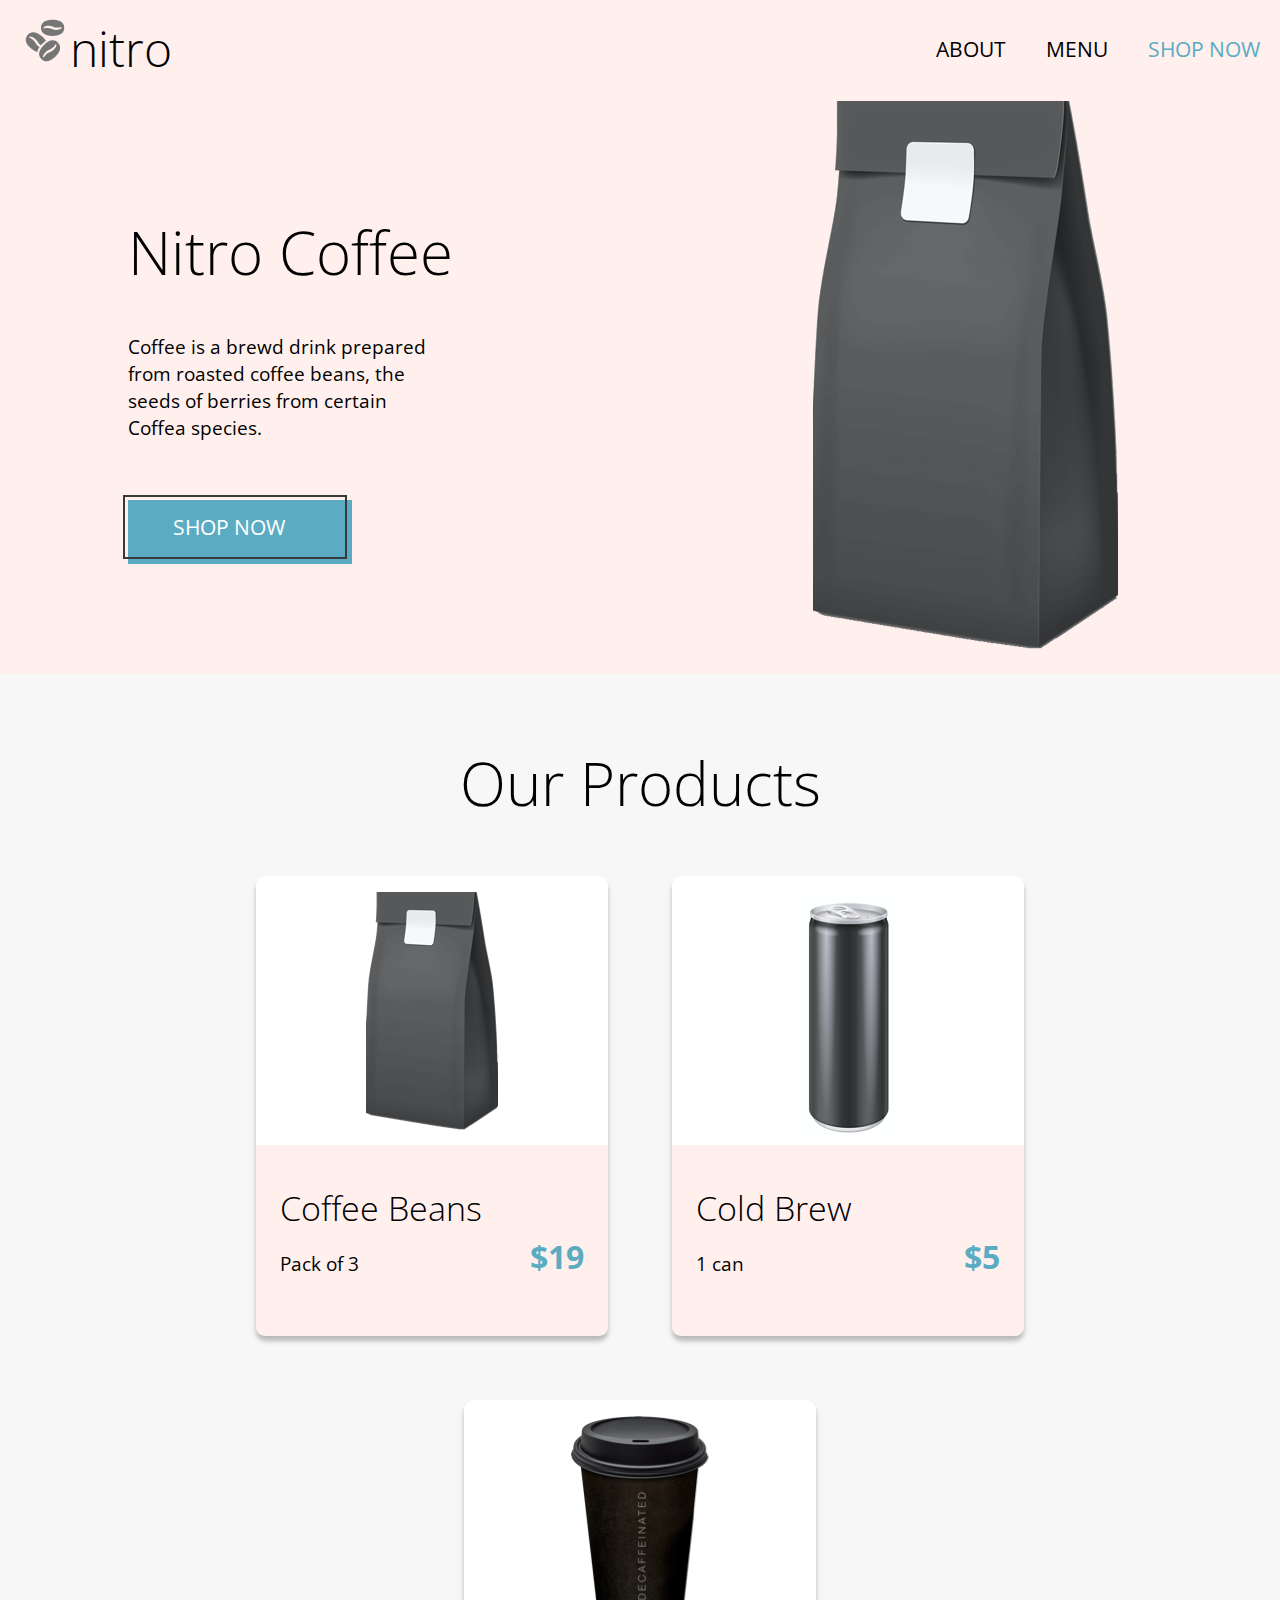
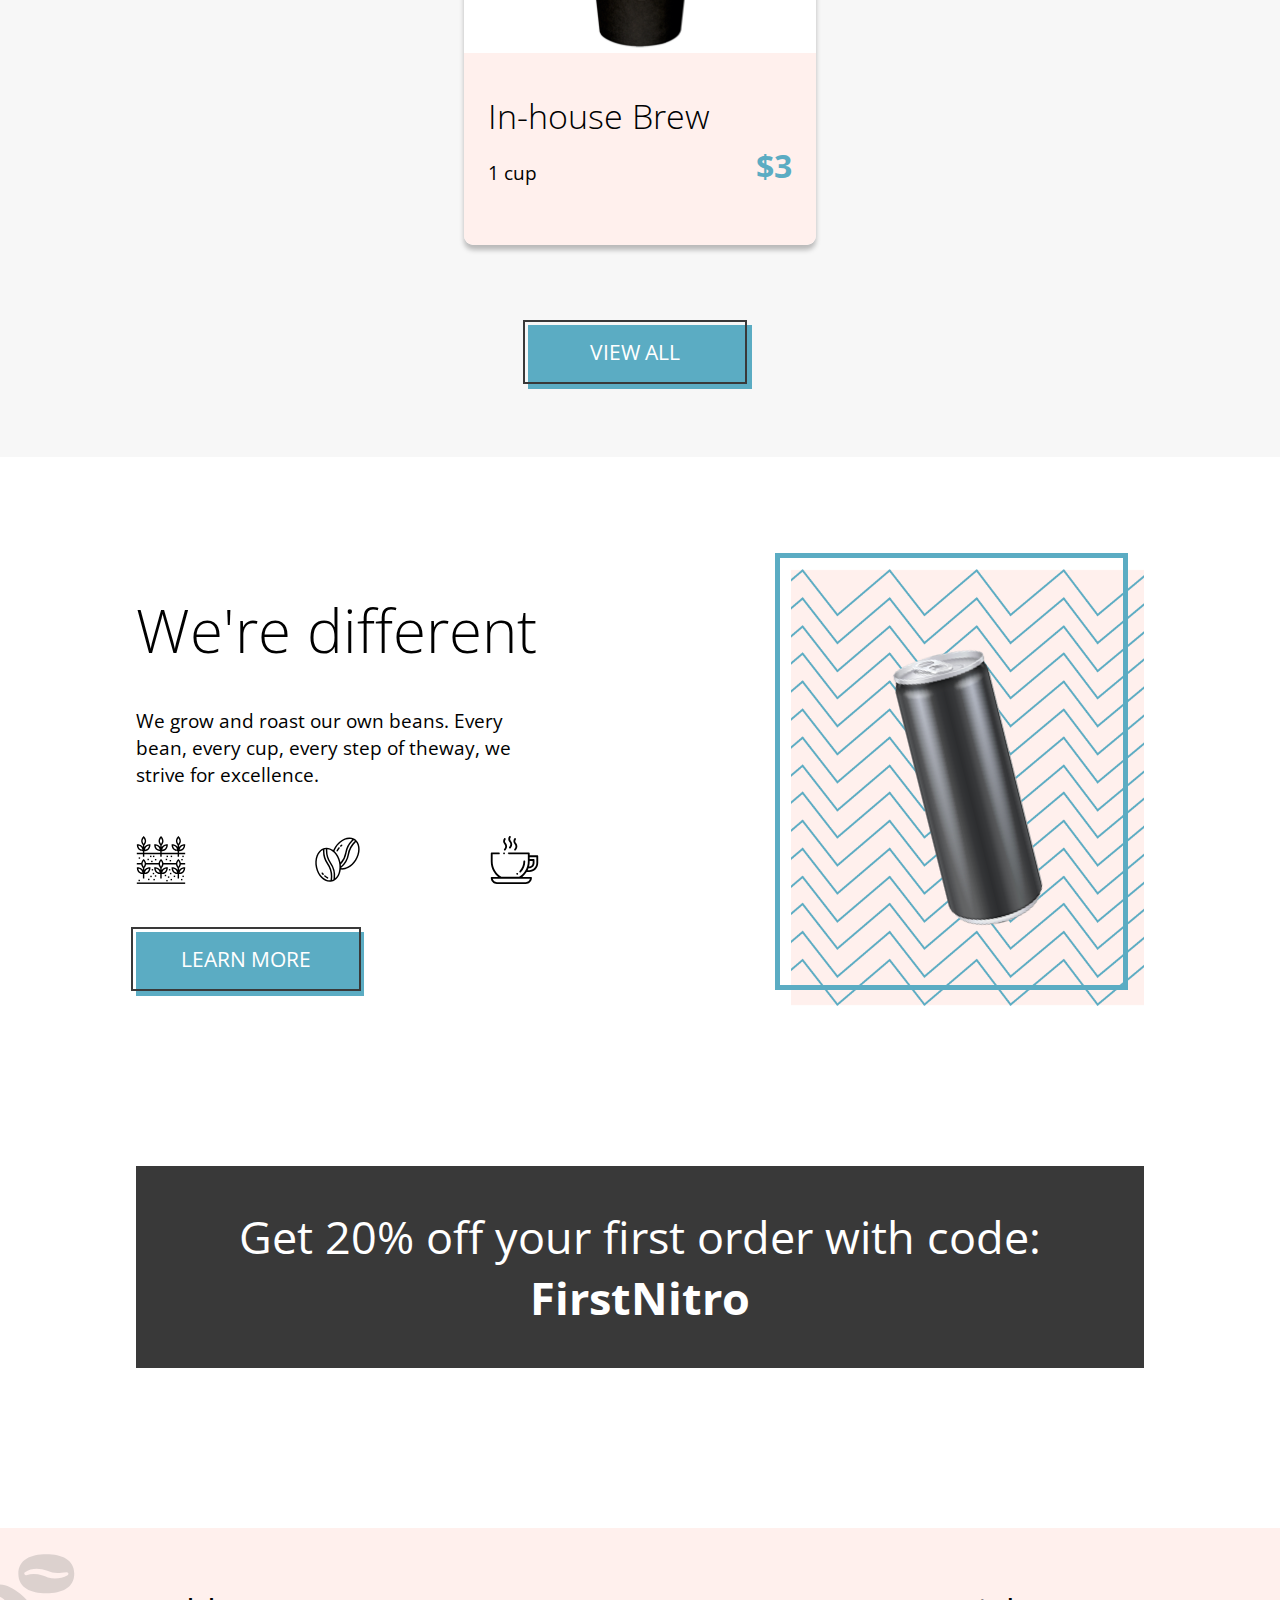
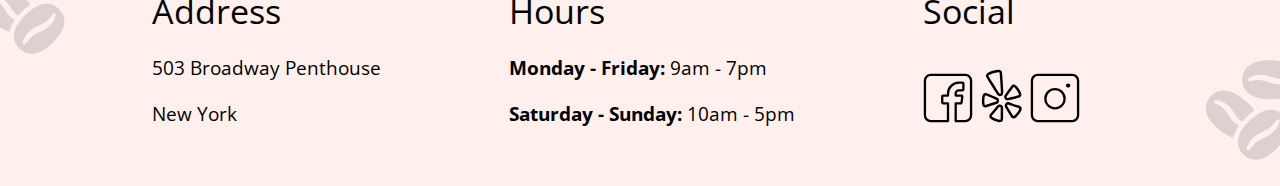
<file: index.html>
<!DOCTYPE html>
<html lang="en">
<head>
    <meta charset="UTF-8">
    <meta name="viewport" content="width=device-width, initial-scale=1.0">
    <link href="https://fonts.googleapis.com/css2?family=Open+Sans:ital,wght@0,300;0,400;0,600;0,700;1,400&display=swap" rel="stylesheet">
    <link rel="stylesheet" type="text/css" href="./scss/landing.css">
    <title>Coffee Shop - Home</title>
</head>
<body>
    <!--naviagation-->
    <header class="site-header">
        <nav class="main-nav">
            <div class="main-nav__logo-brand">
                <a href="./index.html" class="main-nav__link">
                    <img src="./assets/images/coffee-beans-logo-and-footer.svg" alt="coffee bean logo" class="logo">
                    <h2 class="main-nav__brand">nitro</h2>
                </a>
            </div>
            <ul class="main-nav__list">
                <li><a href="./index.html">ABOUT</a></li>
                <li><a href="./pages/menu.html">MENU</a></li>
                <li><a href="./pages/menu.html" class="main-nav__shop-now">SHOP NOW</a></li>
            </ul>
        </nav>
    </header>
    <!--menu options with visuals and pricing-->
    <main>
        <!--hero-->
        <section class="hero">
            <div class="hero__text">
                <h1>Nitro Coffee</h1>
                <p class="hero__coffee-source">Coffee is a brewd drink prepared from roasted coffee beans, the seeds of berries from certain Coffea species.</p>
                <div class="button-container">
                    <a href="./pages/menu.html" class="button-color">
                        <div class="button-text">Shop Now</div>
                    </a>
                </div>
            </div>
            <div class="hero__image">
                <img src="./assets/images/coffeebeans-hero.png" alt="coffee bag">
            </div>
        </section>  
        <!--available products-->
        <section class="main">
            <h2>Our Products</h2>
            <div class="products">
                <div class="products__card">
                    <div class="products__card-image">
                        <img src="./assets/images/coffeebeans.png" alt="coffee beans" >
                    </div>
                    <div class="products__card-name">
                        <div class="products__card-details">
                            <h3>Coffee Beans</h3>
                            <p>Pack of 3</p>
                        </div>
                        <p class="products__card-price">$19</p>
                    </div>
                </div>
                <div class="products__card">
                    <div class="products__card-image">
                        <img src="./assets/images/coldbrew.png" alt="cold brew">
                    </div>
                    <div class="products__card-name">
                        <div class="products__card-details">
                            <h3>Cold Brew</h3>
                            <p>1 can</p>
                        </div>
                        <p class="products__card-price">$5</p>
                    </div> 
                </div>
                <div class="products__card">
                    <div class="products__card-image">
                        <img src="./assets/images/inhousebrew.png" alt="in-house brew">
                    </div>
                    <div class="products__card-name">
                        <div class="products__card-details">
                            <h3>In-house Brew</h3>
                            <p>1 cup</p>
                        </div>
                        <p class="products__card-price">$3</p>
                    </div>
                </div> 
            </div>
            <div class="button-container button-container--view">
                <a href="./pages/menu.html" class="button-color">
                    <div class="button-text">
                        View All
                    </div>
                </a>
            </div>      
        </section>
        <!--discount-->
        <div class="discount">
            <div class="source">
                <div class="source__information">
                    <h2>We're different</h2>
                    <p class="source__description">We grow and roast our own beans. Every bean, every cup, every step of theway, we strive for excellence.</p>
                    <div class="source__images">
                        <img src="./assets/images/planting.svg" alt="plants sketch" class="logo logo--discount">
                        <img src="./assets/images/coffee-beans.svg" alt="coffee beans sketch" class="logo logo--discount">
                        <img src="./assets/images/coffee-cup.svg" alt="coffee cup sketch" class="logo logo--discount">
                    </div>
                    <div class="button-container button-container--learn">
                        <a href="./index.html" class="button-color button-color__learn">
                            <div class="button-text">
                                Learn More
                            </div>
                        </a>
                    </div> 
                </div>
                <div class="discount__image-container">
                    <div class="discount__image">
                        <img src="./assets/images/tiltedcan.png" alt="A tilted can" class="discount__tilted-can">
                        <div class="discount__border"></div>
                    </div>
                </div>
            </div>
            <div class="promo">
                Get 20% off your first order with code: <span class="promo__code">FirstNitro</span>
            </div>  
        </div>
    </main>
    <!--contact information and address-->
    <footer class="footer">
        <img src="./assets/images/coffee-beans-logo-and-footer.svg" alt="coffee bean logo" class="logo logo--one">
        <div class="footer__heading-information">
            <h3 class="footer__heading-size">Address</h3>
            <p>503 Broadway Penthouse</p>
            <p>New York</p>
        </div>
        <div class="footer__heading-information">
            <h3 class="footer__heading-size">Hours</h3>
            <p><span class="footer__days">Monday - Friday:</span> 9am - 7pm</p>
            <p><span class="footer__days">Saturday - Sunday:</span> 10am - 5pm</p> 
        </div>
        <div class="footer__heading-information">
            <h3 class="footer__heading-size footer__social">Social</h3>
            <div class="">
                <a href="https://www.facebook.com/"><img src="./assets/logos/Facebook-Icon.svg" alt="facebook" class="logo"></a>
                <a href="https://www.yelp.com/"><img src="./assets/logos/Yelp-Icon.svg" alt="yelp" class="logo"></a>
                <a href="https://www.instagram.com/"><img src="./assets/logos/Instagram-Icon.svg" alt="instagram" class="logo"></a>
            </div>
        </div>
        <img src="./assets/images/coffee-beans-logo-and-footer.svg" alt="coffee bean logo" class="logo--two">
    </footer>
</body>
</html>
</file>
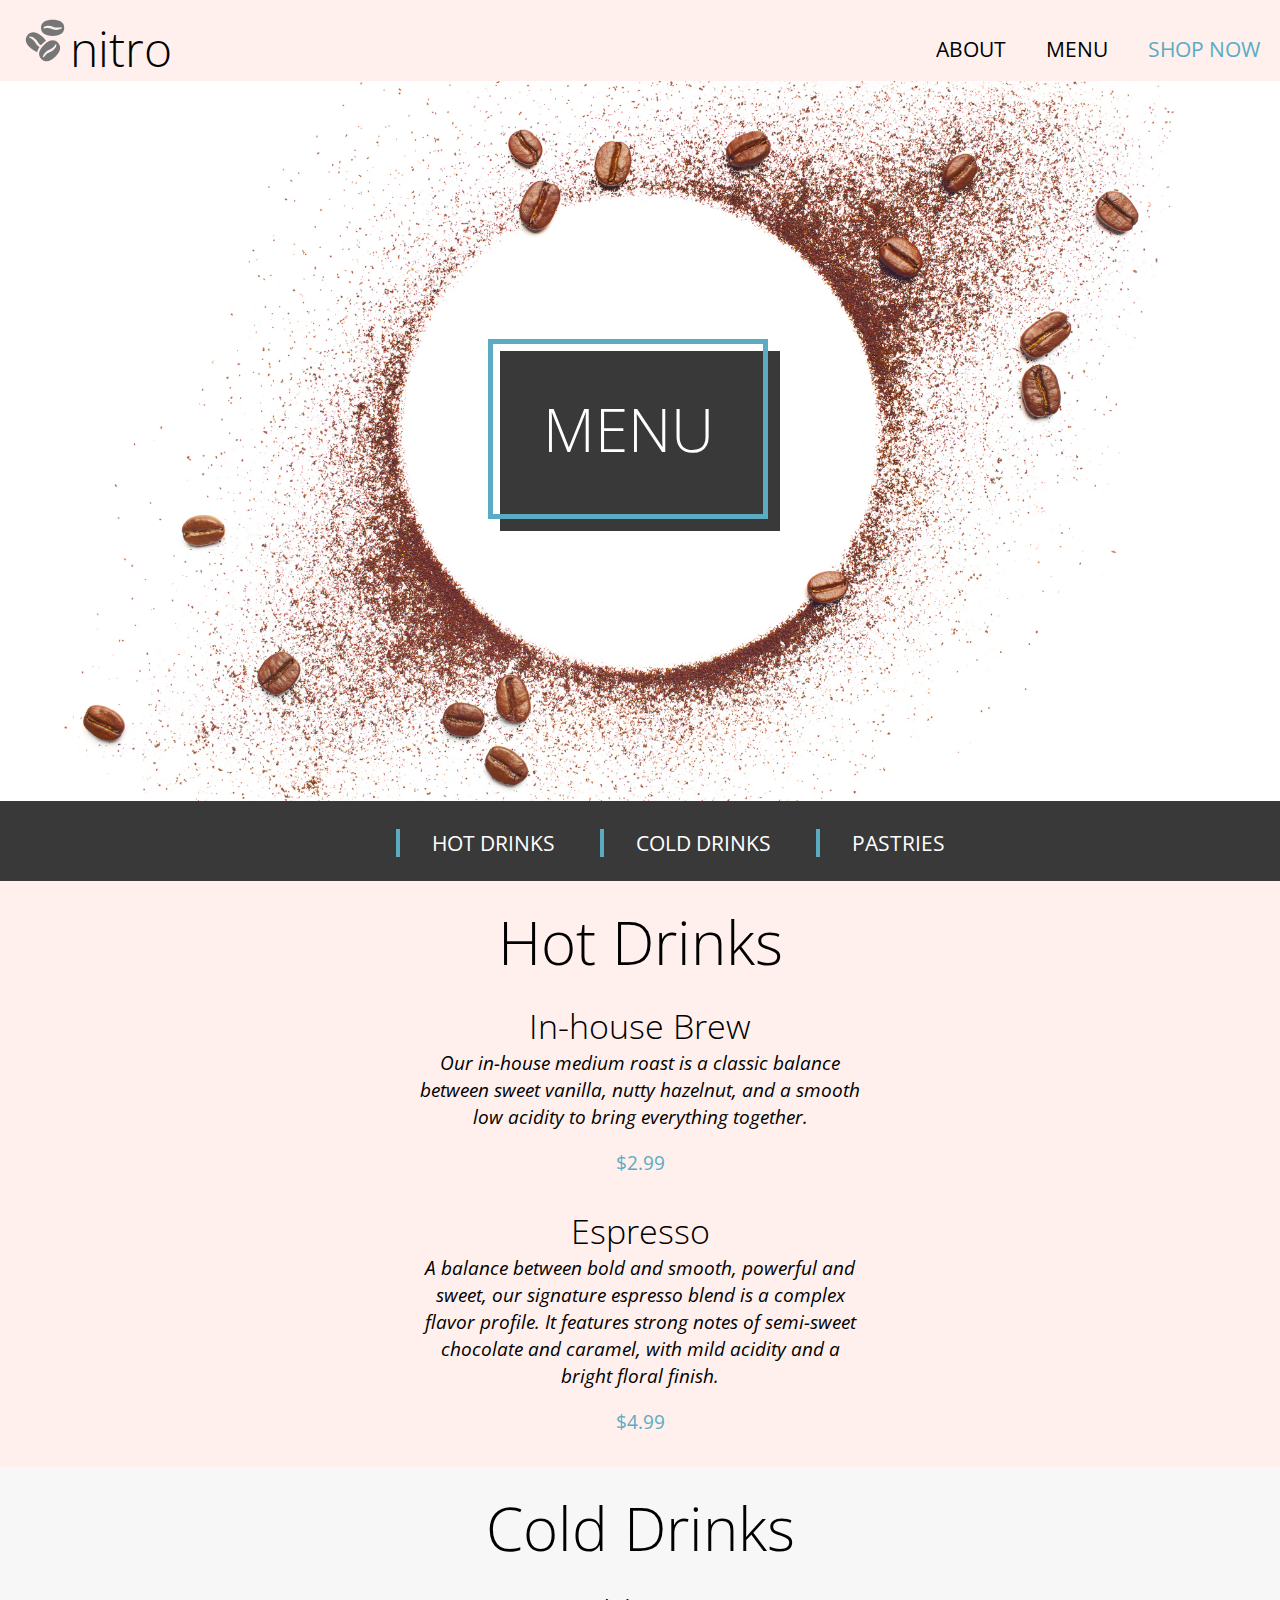
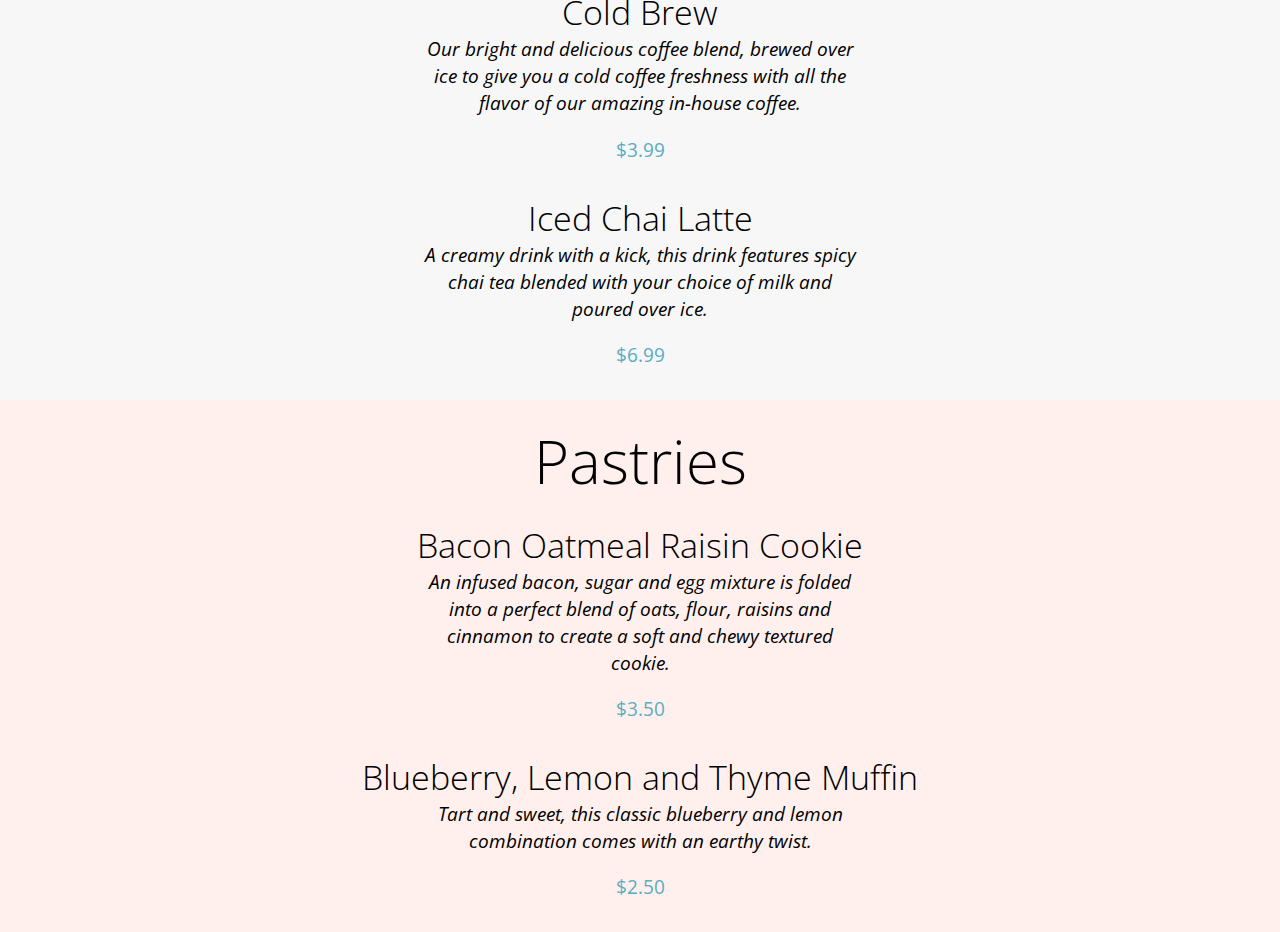
<file: pages/menu.html>
<!DOCTYPE html>
<html lang="en">
<head>
    <meta charset="UTF-8">
    <meta name="viewport" content="width=device-width, initial-scale=1.0">
    <link href="https://fonts.googleapis.com/css2?family=Open+Sans:ital,wght@0,300;0,400;0,600;0,700;1,400&display=swap" rel="stylesheet">
    <link rel="stylesheet" type="text/css" href="../scss/menu.css">
    <title>Coffee Shop - Menu</title>
</head>
<body>
    <!--naviagation-->
    <header class="site-header">
        <nav class="main-nav">
            <div class="main-nav__logo-brand">
                <a href="../index.html" class="main-nav__link">
                    <img src="../assets/images/coffee-beans-logo-and-footer.svg" alt="coffee bean logo" class="logo">
                    <h2 class="main-nav__brand">nitro</h2>
                </a>
            </div>
            <ul class="main-nav__list">
                <li><a href="../index.html">About</a></li>
                <li><a href="./menu.html">Menu</a></li>
                <li><a href="./menu.html" class="main-nav__shop-now">Shop Now</a></li>
            </ul>
        </nav>
    </header>
    <!--menu options with sub-navigation, details and pricing-->
    <main>
        <div class="hero">
            <div class="hero__menu-container">
                <h1 class="hero__menu-color">
                    <div class="hero__menu-text">
                        Menu
                    </div>
                </h1>
            </div>
        </div>
        <div class="options">
            <nav>
                <ul class="options__sub-nav-link">
                    <li><a href="#hot-drinks" class="options__sub-nav-list">Hot Drinks</a></li>
                    <li><a href="#cold-drinks" class="options__sub-nav-list">Cold Drinks</a></li>
                    <li><a href="#pastries" class="options__sub-nav-list">Pastries</a></li>
                </ul>
            </nav>
        </div>
        <section class="section section--one">
            <h2 id="hot-drinks">Hot Drinks</h2>
            <h3>In-house Brew</h3>
                <p class="section__description">Our in-house medium roast is a classic balance between sweet vanilla, nutty hazelnut, and a smooth low acidity to bring everything together.</p>
                <p class="section__price">$2.99</p>
            <h3>Espresso</h3>
                <p class="section__description">A balance between bold and smooth, powerful and sweet, our signature espresso blend is a complex flavor profile. It features strong notes of semi-sweet chocolate and caramel, with mild acidity and a bright floral finish.</p>
                <p class="section__price">$4.99</p>
        </section>   
        <section class="section section--two">
            <h2 id="cold-drinks">Cold Drinks</h2>
            <h3>Cold Brew</h3>
                <p class="section__description">Our bright and delicious coffee blend, brewed over ice to give you a cold coffee freshness with all the flavor of our amazing in-house coffee.</p>
                <p class="section__price">$3.99</p>
            <h3>Iced Chai Latte</h3>
                <p class="section__description">A creamy drink with a kick, this drink features spicy chai tea blended with your choice of milk and poured over ice.</p>
                <p class="section__price">$6.99</p>
        </section>
        <section class="section section--three">
            <h2 id="pastries">Pastries</h2>
            <h3>Bacon Oatmeal Raisin Cookie</h3>
                <p class="section__description">An infused bacon, sugar and egg mixture is folded into a perfect blend of oats, flour, raisins and cinnamon to create a soft and chewy textured cookie.</p>  
                <p class="section__price">$3.50</p>
            <h3>Blueberry, Lemon and Thyme Muffin</h3>
                <p class="section__description">Tart and sweet, this classic blueberry and lemon combination comes with an earthy twist.</p>
                <p class="section__price">$2.50</p>
        </section>
    </main>
</body>
</html>
</file>
<file: scss/landing.css>
* {
  box-sizing: border-box;
}

body {
  font-family: "Open Sans";
  font-weight: 400;
  margin: 0;
}

.site-header {
  background-color: #FFF0ED;
  margin-top: 0;
  margin-bottom: 0;
}

.main-nav {
  display: flex;
  justify-content: space-between;
}
.main-nav__logo-brand {
  display: flex;
  justify-content: center;
}
.main-nav__link {
  display: flex;
}
.main-nav__list {
  display: flex;
  align-items: center;
  text-transform: uppercase;
  margin-top: 1rem;
  margin-bottom: 0;
}
.main-nav__shop-now {
  color: #5BACC3;
}
.main-nav__brand {
  font-size: 3rem;
  font-weight: 300;
  margin-right: 1.25rem;
  padding: 0;
  margin-top: 1rem;
  margin-bottom: 0;
}

.logo {
  min-width: 3.1rem;
  max-width: 7.5rem;
}
.logo--discount {
  width: 2rem;
  height: 3rem;
}
.logo--one {
  width: 7.5rem;
  position: absolute;
  top: 1rem;
  left: -2rem;
  opacity: 0.25;
}
.logo--two {
  width: 7.5rem;
  position: absolute;
  bottom: 1rem;
  right: -2rem;
  opacity: 0.25;
}

li {
  list-style-type: none;
  display: inline;
  padding: 0 1.25rem;
}

a {
  text-decoration: none;
  color: #000000;
}

nav {
  font-size: 1.3rem;
  font-weight: 400;
  margin-left: 1.25rem;
}

p {
  font-size: 1.2rem;
  font-weight: 400;
}

h1,
h2 {
  font-size: 3.75rem;
  font-weight: 300;
  padding: 1.25rem 0;
  margin-top: 0;
  margin-bottom: 0;
}

h3 {
  font-size: 2.1rem;
  font-weight: 300;
  margin-top: 0;
  margin-bottom: 0;
}

@-webkit-keyframes spin {
  from {
    transform: rotate(0deg);
  }
  to {
    transform: rotate(360deg);
  }
}

@keyframes spin {
  from {
    transform: rotate(0deg);
  }
  to {
    transform: rotate(360deg);
  }
}
@-webkit-keyframes flash {
  0% {
    background-color: #393939;
  }
  50% {
    background-color: #5BACC3;
  }
  100% {
    background-color: #393939;
  }
}
@keyframes flash {
  0% {
    background-color: #393939;
  }
  50% {
    background-color: #5BACC3;
  }
  100% {
    background-color: #393939;
  }
}
.hero {
  background-color: #FFF0ED;
  padding: 1.25rem 3rem;
}
.hero__text {
  display: inline-block;
  vertical-align: middle;
  width: 45%;
  padding: 5rem;
}
.hero__image {
  display: inline-block;
  vertical-align: middle;
  width: 45%;
  text-align: right;
}
.hero__coffee-source {
  width: 80%;
  text-align: left;
  padding-bottom: 2.5rem;
}

.button-color {
  min-width: 14rem;
  max-width: 15rem;
  min-height: 4rem;
  max-height: 5rem;
  background-color: #5BACC3;
  position: absolute;
}
.button-color__learn {
  width: 95%;
}

.button-container {
  min-width: 14rem;
  max-width: 15rem;
  min-height: 4rem;
  max-height: 5rem;
  position: relative;
}
.button-container--view {
  display: flex;
  justify-content: center;
  align-items: center;
  margin: 3rem auto 1.25rem auto;
}
.button-container--learn {
  margin-top: 3rem;
}

.button-text {
  font-size: 1.3rem;
  font-weight: 400;
  color: #FFF;
  padding: 1rem 3rem;
  text-transform: uppercase;
  min-width: 14rem;
  max-width: 15rem;
  min-height: 4rem;
  max-height: 5rem;
  border: 2px solid #393939;
  position: absolute;
  top: -0.3rem;
  left: -0.3rem;
  transition: transform;
}
.button-text:active {
  transform: translate(0.3rem, 0.3rem);
}

.products {
  display: flex;
  justify-content: center;
  flex-wrap: wrap;
}
.products__card {
  display: flex;
  justify-content: space-between;
  flex-direction: column;
  vertical-align: bottom;
  text-align: center;
  background-color: #FFF;
  min-width: 22rem;
  max-width: 25rem;
  min-height: 27.5rem;
  max-height: 28.8rem;
  padding-top: 1rem;
  margin: 2rem;
  border-radius: 0.6rem;
  box-shadow: rgba(0, 0, 0, 0.25) 0 5px 5px;
}
.products__card-image {
  margin-top: 0;
}
.products__card-name {
  display: flex;
  justify-content: space-between;
  align-items: center;
  background-color: #FFF0ED;
  border-bottom-left-radius: 0.6rem;
  border-bottom-right-radius: 0.6rem;
  padding: 2.5rem 1.5rem;
}
.products__card-details {
  display: flex;
  flex-direction: column;
  align-items: flex-start;
}
.products__card-price {
  color: #5BACC3;
  font-size: 2rem;
  font-weight: 700;
  margin-bottom: 0;
}

.main {
  text-align: center;
  background-color: #F7F7F7;
  padding: 3rem 5rem;
}
.main-name {
  width: 100%;
}
.main-details {
  color: #909090;
}
.main-image {
  min-height: 15rem;
  max-height: 34rem;
}

.discount {
  display: flex;
  flex-direction: column;
  align-items: center;
  padding: 7rem 5rem 0rem 5rem;
}
.discount__image-container {
  width: 35%;
  position: relative;
}
.discount__image {
  display: flex;
  justify-content: center;
  padding: 5rem 0;
  background-image: url("../assets/images/coldbrewbackground.png");
  background-position: center;
  background-size: cover;
}
.discount__image:hover .discount__tilted-can {
  -webkit-animation: spin 2s linear infinite;
          animation: spin 2s linear infinite;
}
.discount__border {
  width: 100%;
  height: 100%;
  border: 5px solid #5BACC3;
  position: absolute;
  top: -1rem;
  left: -1rem;
}

.source {
  display: flex;
  justify-content: space-between;
  width: 90%;
}
.source__information {
  width: 50%;
}
.source__description {
  margin: 1rem 0 3rem 0;
  width: 80%;
}
.source__images {
  display: flex;
  justify-content: space-between;
  width: 80%;
}

.promo {
  color: #FFF;
  background-color: #393939;
  font-size: 2.8rem;
  font-weight: 400;
  min-width: 90%;
  max-width: 100%;
  text-align: center;
  padding: 2.5rem;
  margin: 10rem;
  -webkit-animation: flash 2.5s linear infinite;
          animation: flash 2.5s linear infinite;
}
.promo__code {
  font-weight: 700;
}

.footer {
  background-color: #FFF0ED;
  display: flex;
  justify-content: center;
  padding: 0 6.5rem;
  position: relative;
}
.footer__heading-size {
  margin: 1.25rem 1.25rem 1.25rem 0;
  font-weight: 400;
}
.footer__heading-information {
  display: inline-block;
  padding: 2.5rem;
  margin-right: 3rem;
}
.footer__days {
  font-weight: 700;
}
.footer__social {
  margin-bottom: 2.2rem;
}/*# sourceMappingURL=landing.css.map */
</file>
<file: scss/menu.css>
* {
  box-sizing: border-box;
}

body {
  font-family: "Open Sans";
  font-weight: 400;
  margin: 0;
}

.site-header {
  background-color: #FFF0ED;
  margin-top: 0;
  margin-bottom: 0;
}

.main-nav {
  display: flex;
  justify-content: space-between;
}
.main-nav__logo-brand {
  display: flex;
  justify-content: center;
}
.main-nav__link {
  display: flex;
}
.main-nav__list {
  display: flex;
  align-items: center;
  text-transform: uppercase;
  margin-top: 1rem;
  margin-bottom: 0;
}
.main-nav__shop-now {
  color: #5BACC3;
}
.main-nav__brand {
  font-size: 3rem;
  font-weight: 300;
  margin-right: 1.25rem;
  padding: 0;
  margin-top: 1rem;
  margin-bottom: 0;
}

.logo {
  min-width: 3.1rem;
  max-width: 7.5rem;
}
.logo--discount {
  width: 2rem;
  height: 3rem;
}
.logo--one {
  width: 7.5rem;
  position: absolute;
  top: 1rem;
  left: -2rem;
  opacity: 0.25;
}
.logo--two {
  width: 7.5rem;
  position: absolute;
  bottom: 1rem;
  right: -2rem;
  opacity: 0.25;
}

li {
  list-style-type: none;
  display: inline;
  padding: 0 1.25rem;
}

a {
  text-decoration: none;
  color: #000000;
}

nav {
  font-size: 1.3rem;
  font-weight: 400;
  margin-left: 1.25rem;
}

p {
  font-size: 1.2rem;
  font-weight: 400;
}

h1,
h2 {
  font-size: 3.75rem;
  font-weight: 300;
  padding: 1.25rem 0;
  margin-top: 0;
  margin-bottom: 0;
}

h3 {
  font-size: 2.1rem;
  font-weight: 300;
  margin-top: 0;
  margin-bottom: 0;
}

.hero {
  background-image: url("../assets/images/coffee-circle.jpg");
  background-position: center;
  background-size: cover;
  height: 80vh;
  display: flex;
  justify-content: center;
  align-items: center;
}
.hero__menu-color {
  min-width: 17.5rem;
  max-width: 18.75rem;
  min-height: 11.25rem;
  max-height: 12.5rem;
  background-color: #393939;
  position: absolute;
}
.hero__menu-container {
  min-width: 17.5rem;
  max-width: 18.75rem;
  min-height: 11.25rem;
  max-height: 12.5rem;
  position: relative;
}
.hero__menu-text {
  color: #FFF;
  display: flex;
  justify-content: center;
  align-items: center;
  text-transform: uppercase;
  text-align: center;
  min-width: 17.5rem;
  max-width: 18.75rem;
  min-height: 11.25rem;
  max-height: 12.5rem;
  border: 5px solid #5BACC3;
  position: absolute;
  top: -0.75rem;
  left: -0.75rem;
}

.options {
  background-color: #393939;
  min-height: 3.75rem;
  max-height: 5rem;
  padding: 1.25rem;
  text-align: center;
}
.options__sub-nav-link {
  margin-top: 0.5rem;
}
.options__sub-nav-list {
  color: #FFF;
  border-left: 4px solid #5BACC3;
  padding: 0 0 0 2rem;
  text-transform: uppercase;
}

.section {
  text-align: center;
}
.section--one {
  background-color: #FFF0ED;
}
.section--two {
  background-color: #F7F7F7;
}
.section--three {
  background-color: #FFF0ED;
}
.section__description {
  width: 35%;
  text-align: center;
  font-style: italic;
  margin: auto;
}
.section__price {
  color: #5BACC3;
  padding-bottom: 2rem;
  margin-bottom: 0;
}/*# sourceMappingURL=menu.css.map */
</file>
